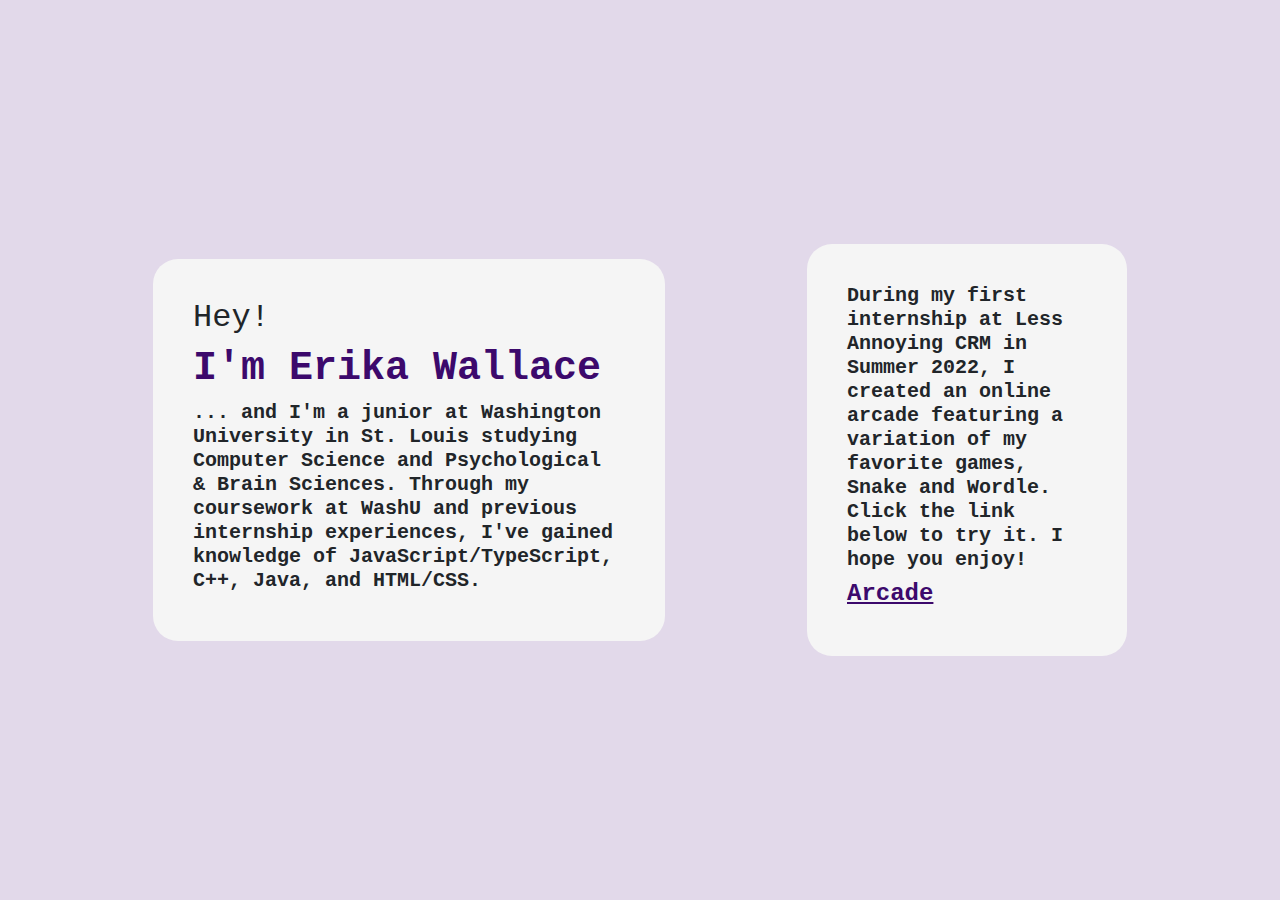
<file: index.html>
<!DOCTYPE html>
<html lang="en">
<head>
    <meta charset="UTF-8">
    <title> Erika Wallace </title>
    <meta name="viewport" content="width=device-width, initial-scale=1">
    <link rel="stylesheet" href="/Portfolio/css/bootstrap.min.css">
	<link rel="stylesheet" href="/Portfolio/css/style.css">
</head>
<body>
    <div class = "container d-flex justify-content-around align-items-center">
        <div class = "container about-container">
            <h2>Hey!</h2>
            <h1>I'm Erika Wallace</h1>
            <h5>... and I'm a junior at Washington University in St. Louis studying Computer Science and Psychological & Brain Sciences. 
                Through my coursework at WashU and previous internship experiences, I've gained knowledge of JavaScript/TypeScript, C++, Java, and HTML/CSS.
            </h5>
        </div>
        <div class = "container info-container">
            <h5> During my first internship at Less Annoying CRM in Summer 2022, I created an online arcade featuring a variation of my favorite games, Snake and Wordle. 
                Click the link below to try it. I hope you enjoy!
            </h5>
            <h4>
                <a href = "Arcade/index.html">Arcade</a>
            </h4>
            
        </div>
    </div>

    <script src="/Portfolio/js/bootstrap.min.js"></script>
</body>
</html>
</file>
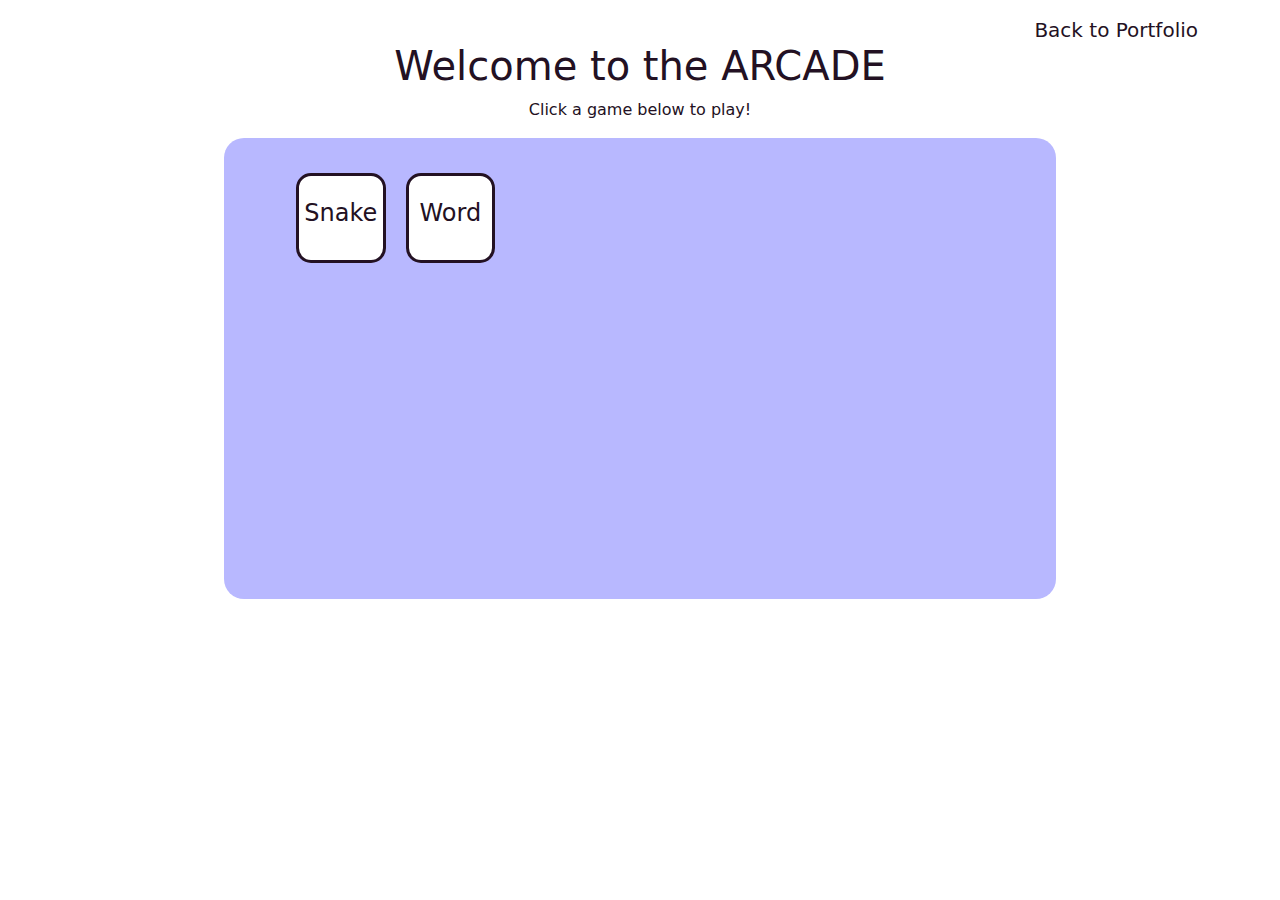
<file: Arcade/index.html>
<!DOCTYPE html>
<html lang="en">
<head>
    <meta charset="UTF-8">
    <title> Arcade </title>
    <meta name="viewport" content="width=device-width, initial-scale=1">
    <link rel="stylesheet" href="css/bootstrap.min.css">
	<link rel="stylesheet" href="css/style.css">
</head>
<body>
    <div class="container heading">
	<h5 style="text-align: right; margin-bottom: 0;">  
            <a href="/index.html">Back to Portfolio</a>
        </h5>
        <h1>Welcome to the ARCADE</h1> 
        <p>Click a game below to play!</p>
    </div>

    <div class = "container screen-container">
        <div class = "container board-container">
            <div class = "game-container">
                <h4>  
                    <a href="games/snake.html">Snake</a>
                </h4>
            </div>

            <div class = "game-container">
                <h4>  
                    <a href="games/word.html">Word</a>
                </h4>
            </div>
        </div>
    </div>

    <script src="js/bootstrap.min.js"></script>
</body>
</html>
</file>
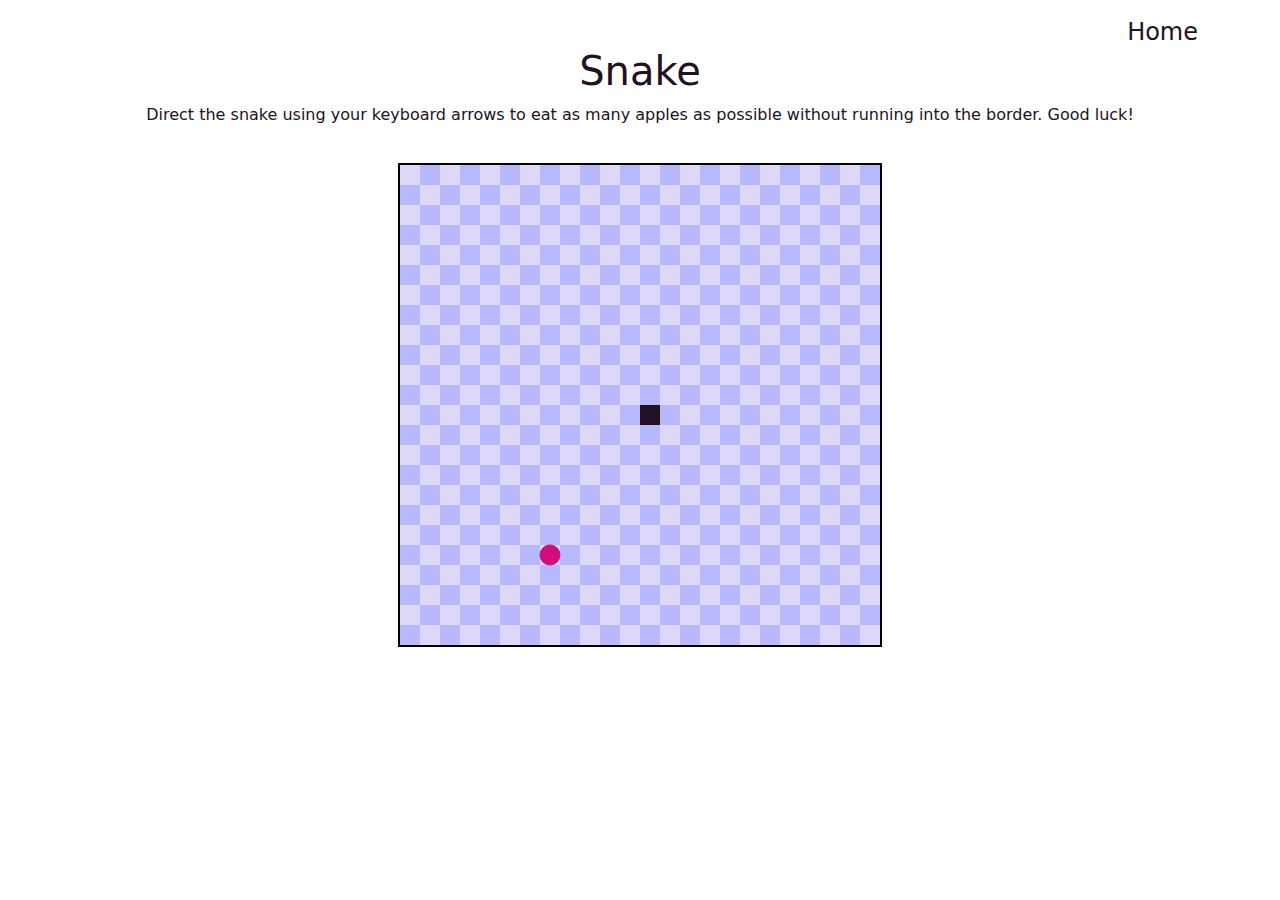
<file: Arcade/games/snake.html>
<!DOCTYPE html>
<html lang="en">
<head>
    <meta charset="UTF-8">
    <title> Snake </title>
    <link rel="stylesheet" href="/Arcade/css/bootstrap.min.css">
	<link rel="stylesheet" href="/Arcade/css/style.css">
    <link rel="stylesheet" href="css/snake.css">
</head>
<body>
    <div class="container heading">
        <h4 style="text-align: right; margin-bottom: 0;">  
            <a href='/Arcade/index.html'>Home</a>
        </h4>   
        <h1>Snake</h1>
        <p>Direct the snake using your keyboard arrows to eat as many apples as possible without running into the border. Good luck!</p>
    </div>

    <div class = "container d-flex justify-content-center">
        <button type = "button" id = "replay" onclick = "location.reload()"> Play again </button>
        <canvas id = "snakeCanvas" width = "480" height = "480"> Your browser does not support canvas. </canvas>       
    </div>

    <script src="/Arcade/js/bootstrap.min.js"></script>
    <script src="js/snake.js"> </script> 
</body>
</html>
</file>
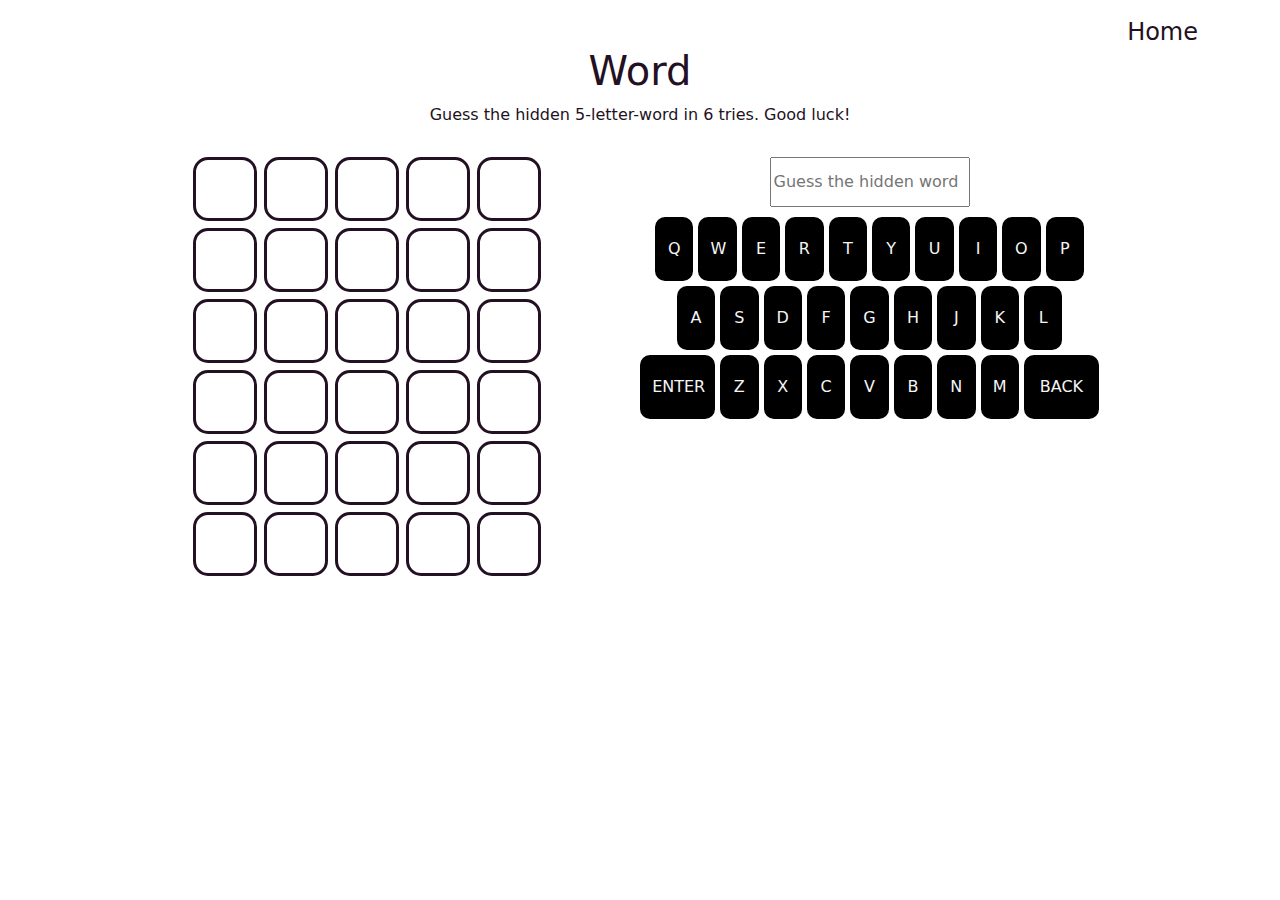
<file: Arcade/games/word.html>
<!DOCTYPE html>
<html lang="en">
<head>
    <meta charset="UTF-8">
    <title> Word </title>
    <link rel="stylesheet" href="/Arcade/css/bootstrap.min.css">
	<link rel="stylesheet" href="/Arcade/css/style.css">
    <link rel="stylesheet" href="css/word.css">
</head>
<body>
    <div class="container heading">
        <h4 style="text-align: right; margin-bottom: 0;">  
            <a href='/Arcade/index.html'>Home</a>
        </h4>   
        <h1>Word</h1>
        <p>Guess the hidden 5-letter-word in 6 tries. Good luck!</p>
    </div>

    <div class = "container d-flex justify-content-evenly" style="margin-top: 30px;">
        <div id = "grid"></div>
        <div class = "keyboard">
            <form id = 'form'>
                <input type = 'text' id = 'userInput' maxlength = '5' oninput = 'this.value = this.value.toUpperCase()' placeholder = 'Guess the hidden word'/>
                <input type = 'submit' id = 'submit' onclick = 'return executeWordle()' style = 'display: none'/>
            </form>
            <div id = 'gameOver'>
                <h2 id = 'status'></h2>
                <p id = 'answer'></p>
                <input type = 'button' id = 'replay' value = 'Play again' onclick = 'location.reload()'/>
            </div>
            <div class = 'row'>
                <input type = 'button' class = 'key' onclick = 'input(this);' id = 'Q' value = 'Q'/>
                <input type = 'button' class = 'key' onclick = 'input(this);' id = 'W' value = 'W'/>
                <input type = 'button' class = 'key' onclick = 'input(this);' id = 'E' value = 'E'/>
                <input type = 'button' class = 'key' onclick = 'input(this);' id = 'R' value = 'R'/>
                <input type = 'button' class = 'key' onclick = 'input(this);' id = 'T' value = 'T'/>
                <input type = 'button' class = 'key' onclick = 'input(this);' id = 'Y' value = 'Y'/>
                <input type = 'button' class = 'key' onclick = 'input(this);' id = 'U' value = 'U'/>
                <input type = 'button' class = 'key' onclick = 'input(this);' id = 'I' value = 'I'/>
                <input type = 'button' class = 'key' onclick = 'input(this);' id = 'O' value = 'O'/>
                <input type = 'button' class = 'key' style = 'margin-right: 0px;' onclick = 'input(this);' id = 'P' value = 'P'/>  
            </div>
            <div class = 'row'>
                <div class = 'halfKey'></div>
                <input type = 'button' class = 'key' onclick = 'input(this);' id = 'A' value = 'A'/>
                <input type = 'button' class = 'key' onclick = 'input(this);' id = 'S' value = 'S'/>
                <input type = 'button' class = 'key' onclick = 'input(this);' id = 'D' value = 'D'/>
                <input type = 'button' class = 'key' onclick = 'input(this);' id = 'F' value = 'F'/>
                <input type = 'button' class = 'key' onclick = 'input(this);' id = 'G' value = 'G'/>
                <input type = 'button' class = 'key' onclick = 'input(this);' id = 'H' value = 'H'/>
                <input type = 'button' class = 'key' onclick = 'input(this);' id = 'J' value = 'J'/>
                <input type = 'button' class = 'key' onclick = 'input(this);' id = 'K' value = 'K'/>
                <input type = 'button' class = 'key' style = 'margin-right: 0px;' onclick = 'input(this);' id = 'L' value = 'L'/> 
                <div class = 'halfKey'></div>
            </div>
            <div class = 'row'>
                <input type = 'button' class = 'key' style = 'width: 75px;' onclick = 'return executeWordle()' id = 'ENTER' value = 'ENTER'/>
                <input type = 'button' class = 'key' onclick = 'input(this);' id = 'Z' value = 'Z'/><input type = 'button' class = 'key' onclick = 'input(this);' id = 'X' value = 'X'/><input type = 'button' class = 'key' onclick = 'input(this);' id = 'C' value = 'C'/><input type = 'button' class = 'key' onclick = 'input(this);' id = 'V' value = 'V'/><input type = 'button' class = 'key' onclick = 'input(this);' id = 'B' value = 'B'/><input type = 'button' class = 'key' onclick = 'input(this);' id = 'N' value = 'N'/><input type = 'button' class = 'key' onclick = 'input(this);' id = 'M' value = 'M'/>
                <input type = 'button' class = 'key' style = 'margin-right: 0px; width: 75px;' onclick = 'del();' id = 'BACK' value = 'BACK'/>
            </div>   
        </div>
    </div>

    <script src="/Arcade/js/bootstrap.min.js"></script>
    <script src="js/wordBank.js"> </script> 
    <script src="js/word.js"> </script> 
</body>
</html>
</file>
<file: Portfolio/css/style.css>
html, body{
    height: 100%;
}

body{
    background-color: #E2D9EA;
    display: flex;
    justify-content: space-around;
    align-items: center;
    font-family: "Courier New";
}

h1, a:link, a:visited {
    color: #3c096c;
    font-weight: bold;
}

h5{
    font-weight: bold;
}

.about-container{
    background-color: whitesmoke;
    width: 40vw;
    border-radius: 25px;
    padding: 40px;
}

.info-container{
    background-color: whitesmoke;
    width: 25vw;
    height: 30%;
    border-radius: 25px;
    padding: 40px;
}
</file>
<file: Arcade/css/style.css>
body{
    color: #231123;
}

.heading{
    text-align: center;
    margin-top: 18px;
}

.screen-container{
    background-color: #b8b8ff;
    border-radius: 20px;
    padding: 35px 60px;
    width: 65%;
    height: 36vw;
}

.board-container{
    display: grid;
    grid-template-columns: repeat(auto-fill, 7vw);
    gap: 20px; 
}

.game-container{
    background-color: #FFFFFF;
    border-style: solid;
    border-radius: 15px;
    display: flex;
    align-items: center;
    justify-content: center;
    height: 7vw;
}

a:link, a:visited{
    color: #231123;
    text-decoration: none;
}
</file>
<file: Arcade/games/css/snake.css>
canvas{
    border: 2px solid black;
    margin-top: 20px;
}

#replay{
    display: none;
    position: absolute;
    align-self: center;
    width: 150px;
    height: 38px;
}
</file>
<file: Arcade/games/css/word.css>
#grid{
    display: grid;
    grid-template-columns: repeat(5, 1fr);
    grid-template-rows: repeat(6, 1fr);
    gap: 7px;
    align-items: center;
}

.cell{
    display: flex;   
    width: 5vw;
    height: 5vw;
    border-style: solid;
    border-radius: 15px;
    justify-content: space-evenly;
    align-items: center;
    font-weight: bold;
    border-color: #231123;
}

.keyboard{
    display: flex;
    align-items: center;
    flex-direction: column;
    height: fit-content;
}

.row{
    display: flex;
    justify-content: center;
    margin-bottom: 5px;
    color: #FFFFFF;
}

.key{
    display: flex;
    justify-content: center;
    align-items: center;
    width: 3vw;
    height: 5vw;
    background-color: #000000;
    margin-right: 5px;
    border-radius: 10px;
    color: whitesmoke;
    border-style: none;
}

.halfKey{
    width: 1vw;
    height: 5vw; 
}

#userInput{
    width: 200px;
    height: 50px;
    font-size: medium;
    margin-bottom: 10px;
}

#gameOver{
    display: none;
    margin-bottom: 20px;
    flex-direction: column;
    align-items: center;
}

#status{
    font-size: 60px;
    margin: 0px;
}

#answer{
    font-size: 20px;
}

#replay{
    width: 150px;
    height: 60px;
    border-radius: 30px;
}
</file>
